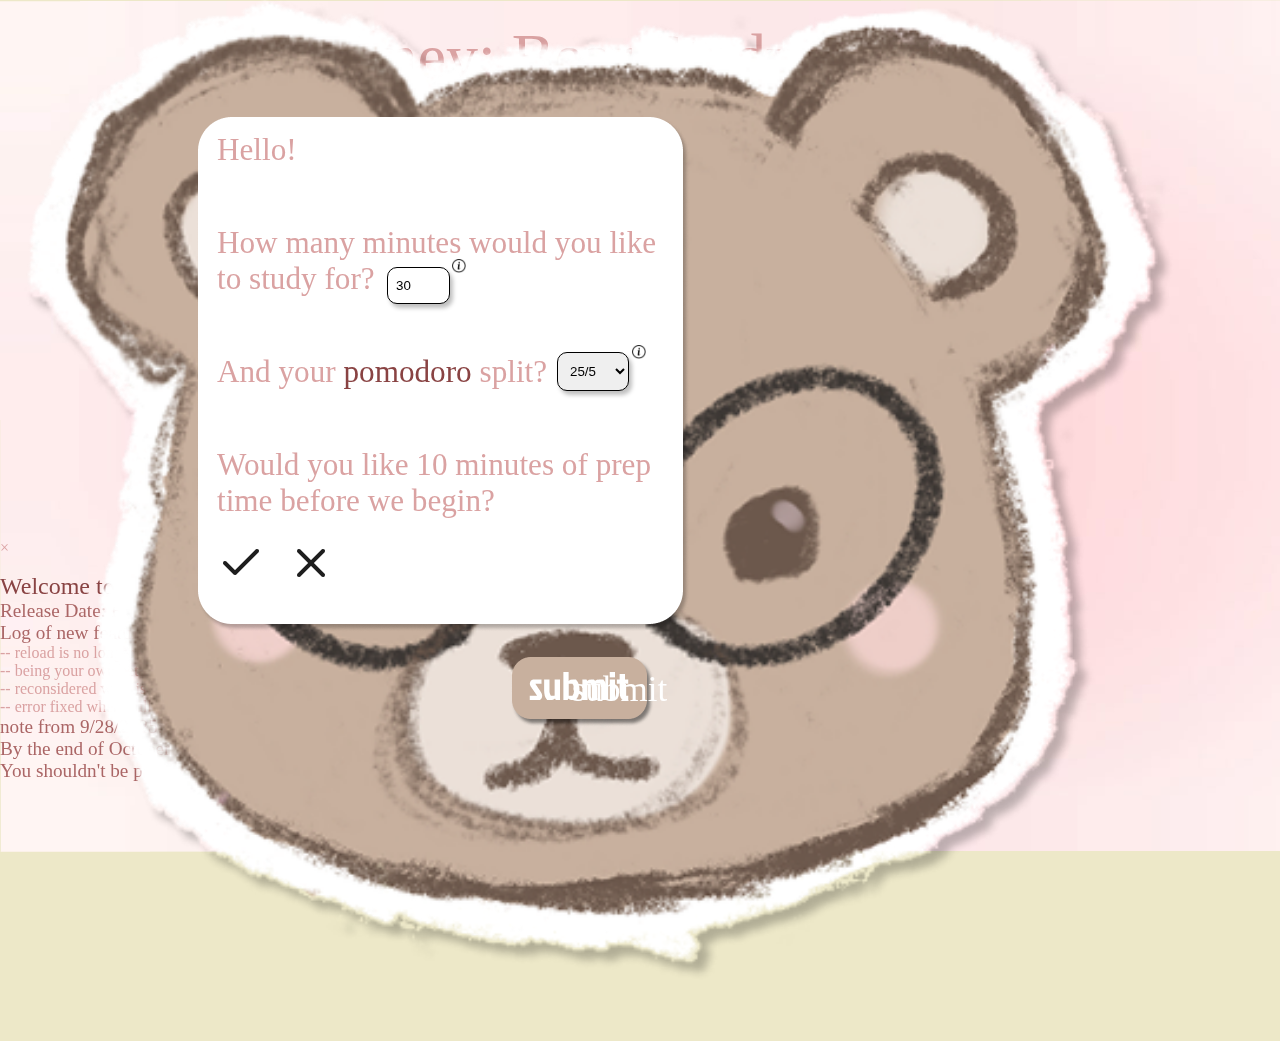
<file: index.html>
<!-- declares the document as type html -->
<!DOCTYPE html>
<html lang="en">

<!-- holds the metadata that helps the browser understand how to read the document. -->
<head>

    <!-- setting font -->
    <link href="https://fonts.googleapis.com/css?family=Jockey+One" rel="stylesheet">

    <meta charset="UTF-8">
    <meta name="viewport" content="width=device-width, initial-scale=1.0">

    <!-- (title for webpage on browser goes here) -->
    <title>Timey Bear: Study Clock</title>

    <!-- (link to wedpage's stylesheet and js) -->
    <link rel="stylesheet" href="./style.css">

</head>


<!-- contains all Website content -->
<body>

    <!-- background -->
     <div class="background-image"> <img src="images/pink_background.png" alt=""> </div>
    
    <!-- top of webpage -->
    <h1 id="main_title">Timey: Bear Study Clock</h1>

    <!-- bear -->
    <div class="bear">
        <img src="images/bear_mascot.png" alt="">
    </div>

    <!-- questions -->
     <div class="question_box">
        <img src="images/question_box.png" alt="">
        
        <p>Hello!</p>
            
        <p>How many minutes would you like <br> to study for?</p>
       
        <input type="number" id="times_total" name="times_total" min="30" step="30" style="cursor:text;" value="30">

       <div class="tooltip">
        <img src="images/info.png" alt="Info">
        <div class="tooltiptext"> including all breaks </div>
       </div>

       <p>And your <span style="color:#894343;"> pomodoro</span> split? </p>

       <div class="pomodoro">
        <div class="tooltip2"> 
            <img src="images/info.png" alt="Info">
            <div class="tooltiptext2">time spent studying per break length</div> 
        </div>
       </div>

       <select name="pomo_split" id="pomo_split" style="cursor:pointer;">
            <option value="25/5">25/5</option>
            <option value="50/10">50/10</option>
        </select>

        <p>Would you like 10 minutes of prep <br> time before we begin?</p>

        <div class="check">
            <img id="check" src="images/check.png" alt="Check" style="cursor:pointer;">
        </div>
        <div class="x">
            <img id="xmark" src="images/x.png" alt="X" style="cursor:pointer;">
        </div>
    </div>

    <div class="submit"  id="submit">
        <img src="images/submit.png" style="cursor:pointer;">
        <p> submit </p>
    </div>
     
     <!-- The Modal -->
      <div id="myModal" class="modal">
        <!-- Modal content -->
         <div class="modal-content">
            <span class="close">&times;</span>
            <p> <span style="color:#894343; font-size: 150%;">  Welcome to Beta V2.5 </span> <br>
                <span style="color:#AB6666; font-size: 120%;">  Release Date: Friday, August 15th <br>
                Log of new features: <br> </span>
                -- reload is no longer supported <br>
                -- being your own beta tester is fun! <br>
                -- reconsidered what is important to the progression of this website <br>
                -- error fixed where full timer didnt actually pause <br>

                <span style="color:#AB6666; font-size: 120%;">

                note from 9/28/2025: pause is broken so don't use, however I cannot say when when the next update will be. <br>
                By the end of October??<br>
                You shouldn't be pausing your study session anyway... lock in </span>

            </p>
        </div>

</div>

<script src="myscripts.js"></script>
</body>

<!--  <input type="number" id="totalTime" required></p> -->
</html>

<!-- add to list of integers kept in java  -->
</file>
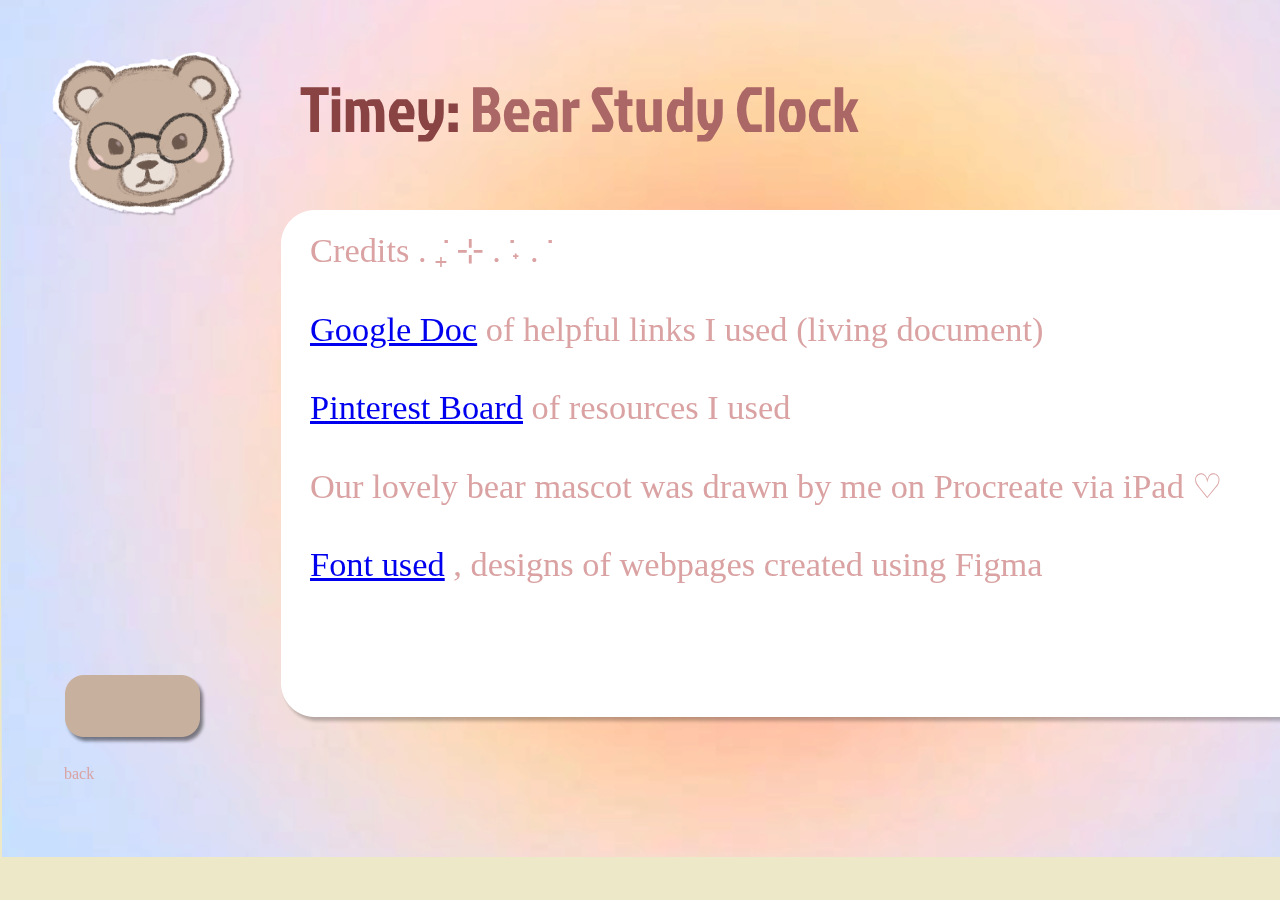
<file: credits.html>
<!DOCTYPE html>
<html lang="en">

<head>
    <!-- setting font -->
    <link href="https://fonts.googleapis.com/css?family=Jockey+One" rel="stylesheet">

    <meta charset="UTF-8">
    <meta name="viewport" content="width=device-width, initial-scale=1.0">

    <!-- (title for webpage on browser goes here) -->
    <title>Timey Bear: Study Clock: Credits</title>

    <!-- (link to wedpage's stylesheet and js) -->
    <link rel="stylesheet" href="./style.css">

</head>

<body>
    <!-- background -->
     <div class="background-image"> <img src="images/orange_background.png" alt=""> </div>
    
    <!-- top of webpage -->

    <div class="bear_tilt">
        <img src="images/bear_mascot.png" alt="">
    </div>

    <h2>Timey: <span style="color:#AB6666;"> Bear Study Clock</span></h2>

    <div class="credit_box">
        <img src="images/credit_box.png" alt="">

        <p>Credits . ݁₊ ⊹ . ݁˖ . ݁ <br> <br>
        
        <a href="https://docs.google.com/document/d/163IrjzkmObRTFfm11OyynVn316t8jDX4Dl5z8qYbPws/edit?usp=sharing" target="_blank" rel="noopener noreferrer">Google Doc</a>


        of helpful links I used (living document) <br> <br>

       
        <a href="https://pin.it/5wsdUpLWy" target="_blank" rel="noopener noreferrer">Pinterest Board</a>
 

       of resources I used <br> <br>

       Our lovely bear mascot was drawn by me on Procreate via iPad ♡ <br> <br>

       <a href="https://fonts.google.com/specimen/Jockey+One" target="_blank" rel="noopener noreferrer">Font used</a>

       , designs of webpages created using Figma

       </p> 

    </div>

    <div class="back" id="back">
        <img src="images/back_button.png" style="cursor:pointer;">
        <p> back </p>
    </div>


    


<script> 
document.addEventListener("DOMContentLoaded", () => {
    const back = document.getElementById('back');

    back.addEventListener("click", function () {
    window.location.href = "main.html";
  });

});
</script>
</body>

</html>
</file>
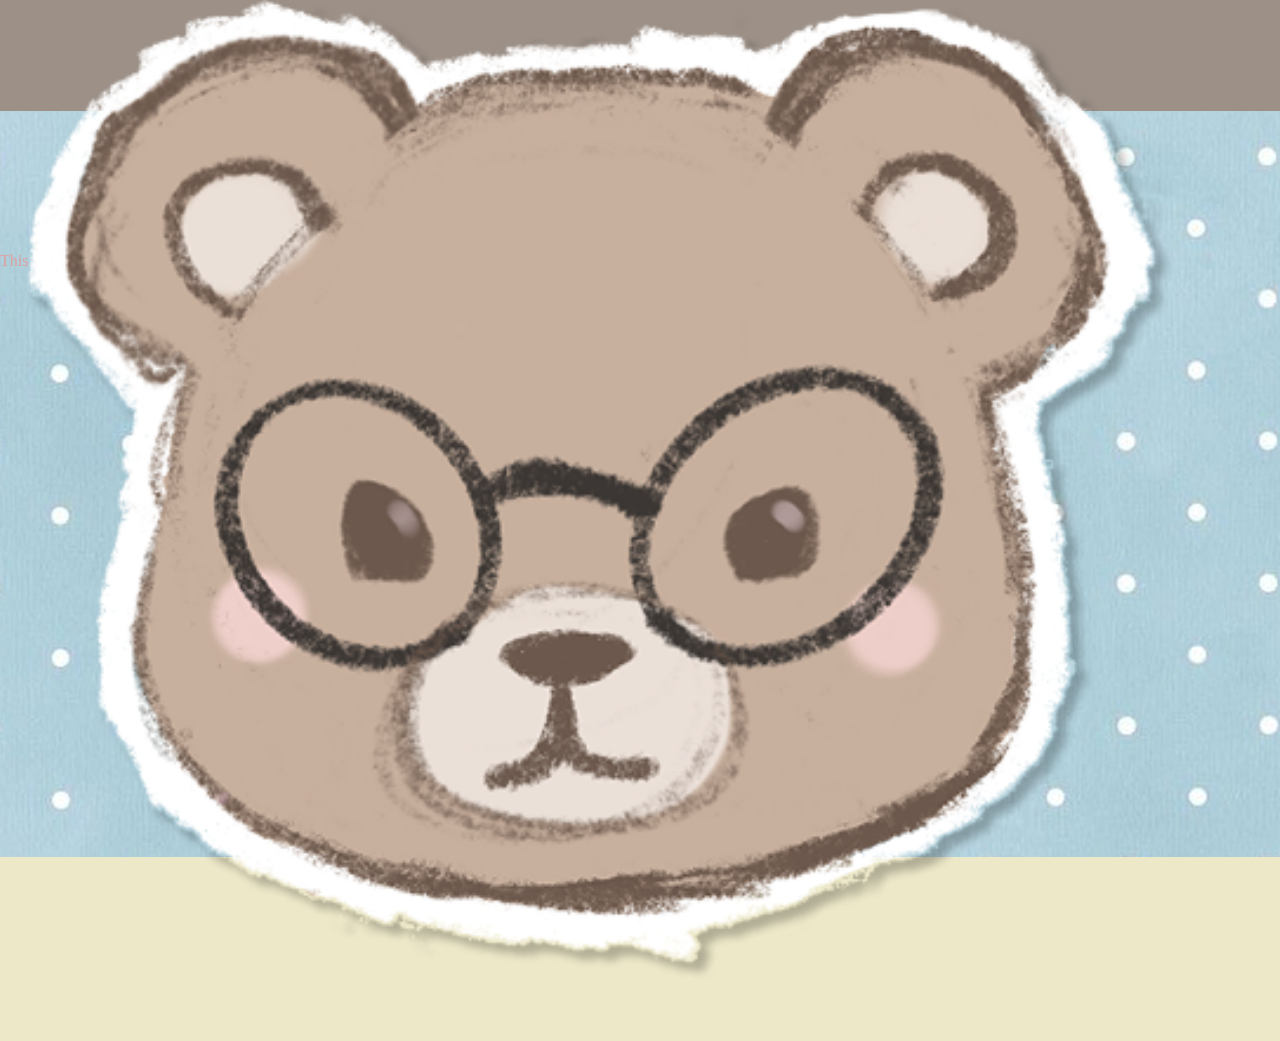
<file: main.html>
<!-- declares the document as type html -->
<!DOCTYPE html>
<html lang="en">

<!-- holds the metadata that helps the browser understand how to read the document. -->
<head>

    <!-- setting font -->
    <link href="https://fonts.googleapis.com/css?family=Jockey+One" rel="stylesheet">

    <meta charset="UTF-8">
    <meta name="viewport" content="width=device-width, initial-scale=1.0">

    <!-- (title for webpage on browser goes here) -->
    <title>Timey Bear: Study Clock</title>

    <!-- (link to wedpage's stylesheet) -->
    <link rel="stylesheet" href="style.css">

</head>


<!-- contains all Website content -->
<body>

    <!-- background -->
     <div class="background-image">
        <img src="images/background_dots.png" alt="">
    </div>

    <!-- top of webpage -->
    <header class="header">
        <!-- background -->
        <img src="images/header_color.png" class="header-background" alt="">
        
        <h1>Timey: Bear Study Clock</h1>

        <p>This is Beta V1</p>

        





    </header>

    <!-- bear -->
     <div class="bear">
        <img src="images/bear_mascot.png" alt="">
    </div>





</body>

<!-- anything within this tag is to be interpreted as html -->
</html>
</file>
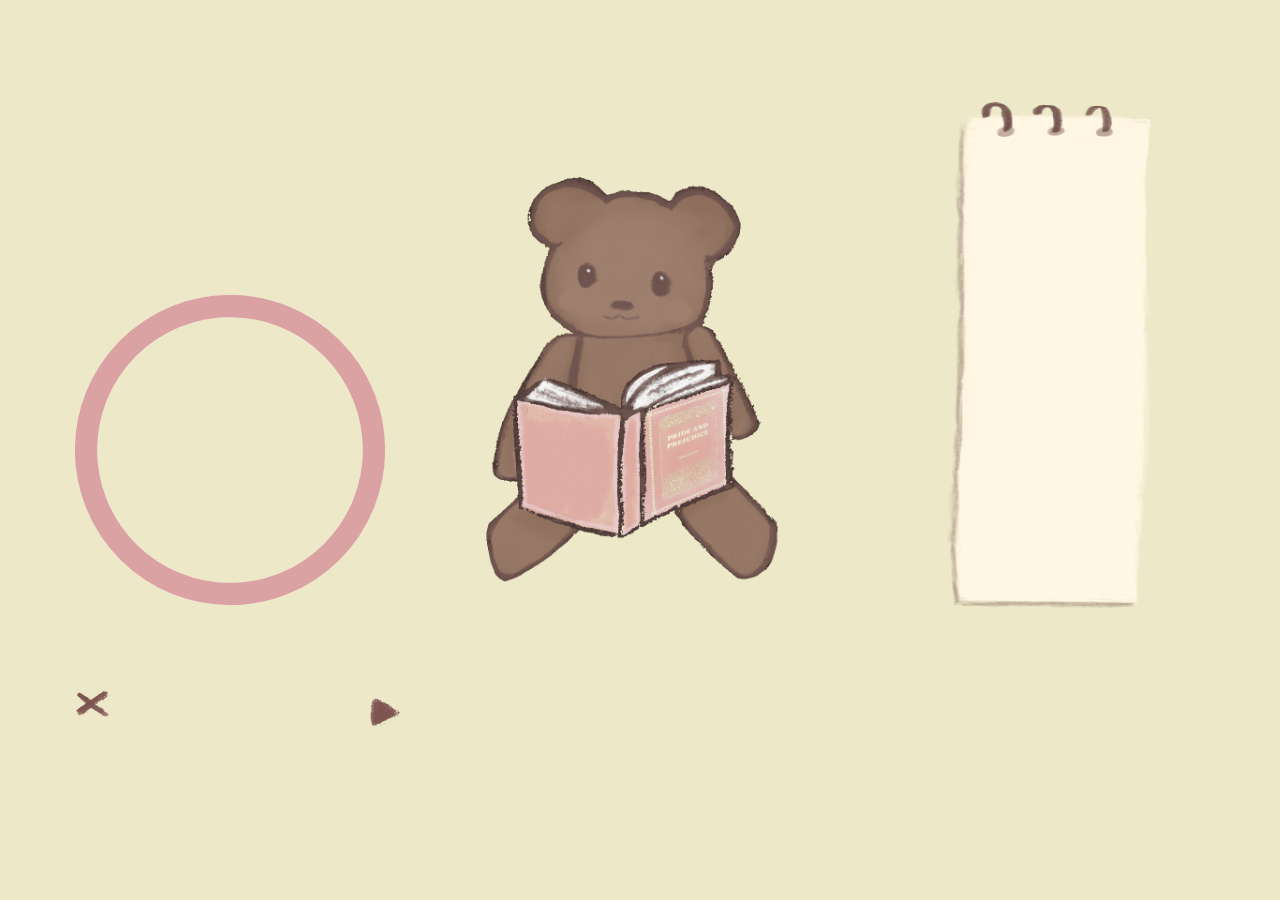
<file: timer.html>
<!DOCTYPE html>
<html lang="en">

<!-- holds the metadata that helps the browser understand how to read the document. -->
<head>

    <!-- setting font -->
    <link rel="preconnect" href="https://fonts.googleapis.com">
    <link rel="preconnect" href="https://fonts.gstatic.com" crossorigin>
    <link href="https://fonts.googleapis.com/css2?family=Esteban&family=Noto+Serif+Display:ital,wght@0,100..900;1,100..900&display=swap" rel="stylesheet">

    <meta charset="UTF-8">
    <meta name="viewport" content="width=device-width, initial-scale=1.0">

    <!-- (title for webpage on browser goes here) -->
    <title>Timey Bear: Study Clock</title>

    <!-- (link to wedpage's stylesheet and js) -->
    <link rel="stylesheet" href="./style.css">
    <script src="timer.js"></script>

</head>


<!-- contains all Website content -->
<body>

    <!-- background will be in js NEED TO DO-->

    <!-- bear and elements-->
    <div class="bear">
        <img src="images/bear_reading.gif" alt="oh no! something is broken!">
    </div>

    <div class="notepad-wrapper">
        <div class="notepad">
            <img src="images/notepad.png">
            <span id="plan" class="plan"></span>
        </div>
    </div>

    <div class="book_cover">
        <img src="images/yellow_book.png" alt="oh no! something is broken!">
    </div>

    <div class="book_gif">
        <img src="images/book_turning.gif" alt="oh no! something is broken!">
    </div>


    <!-- <span id="top_text" class="top_text"> </span> GET RID OF IN CSS-->

    <div class="back" id="back" style="cursor:pointer;"> <!-- UPDATE CSS, js --> 
        <img src="images/y_x.png" alt="oh no! something is broken!">
    </div>


    <div class="timer_box" id="timer_box">

        <div class="base-timer">

        <svg class="base-timer__svg" viewBox="0 0 100 100" xmlns="http://www.w3.org/2000/svg">
            <g class="base-timer__circle">
                <circle class="base-timer__path-elapsed" cx="50" cy="50" r="45" />
                <path
                id="base-timer-path-remaining"
                stroke-dasharray="283"
                class="base-timer__path-remaining ${remainingPathColor}"
                d="
                    M 50, 50
                    m -45, 0
                    a 45,45 0 1,0 90,0
                    a 45,45 0 1,0 -90,0
                "
                ></path>
            </g>
         </svg>
         <span id="base-timer-label" class="base-timer__label"> </span>

        </div>

        <div id="play_button" style="cursor:pointer;">
            <img src="images/y_play.png">
        </div>
        <div id="pause_button" style="cursor:pointer;">
            <img src="images/y_pause.png">
        </div>

         <div id="modalSure" class="modalSure">
         <div class="modalSure-content">
            <p> <span style="color:#894343; font-size: 150%;">  Are you sure you wish to end? All progress will be lost. </span> <br>
                press "c" to continue, "q" to quit.
            </p>
                
        </div>

        


    </div>

    <audio id="ding" src="images/sound.mp3"></audio>


</body>

<!--  <input type="number" id="totalTime" required></p> -->
</html>
</file>
<file: style.css>
body {
   font-family: 'Esteban', serif;
   color:#DAA2A2;
   margin: 0;
   padding: 0;
   background-color:#ede8c8;
}

html {
  overflow-x: hidden;
}


h1 { 
  position: relative;
  margin-top: 20px;
  font-family: 'Esteban', serif; 
  font-weight: 200;
  color:#DAA2A2;  
  text-align: center;
  font-size: 400%; 
}

.background-image {
    position: fixed;
    top: 0;
    left: 0;
    width: 100%;
    z-index: -1;
}

.question_box {
    position: relative;
    left: 197px;
    margin-top: -20px;
    z-index: 2;
}

.question_box img {
  position: absolute;
  z-index: -1;
}

.question_box p {
  font-weight: 60; 
  margin: 5px 0;
  margin-top: 27px; /* adjust as needed */
  color: #DAA2A2;
  font-size: 195%;
  padding: 15px 20px;
}


.question_box input#times_total {
  position: absolute;
  left: 190px;
  top: 150px;
  padding: 10px 8px;
  width: 45px;
  border: 1px solid #000000;
  border-radius: 10px; 
  outline: none;
  box-shadow: 3px 4px 4px rgba(0, 0, 0, .25);
}

.question_box .tooltip img{
    position: relative;
    margin-left: 20px;  
    margin-top: 10px;
    width: 14px;
}

.question_box .tooltip {
  position: absolute;
  top: 132px; 
  left: 235px;
  display: inline-block;
  z-index: 999;
}

.tooltip .tooltiptext {
    visibility: hidden;
    opacity: 0;
    width: 120px;
    background-color: #FEEEEF;
    color: #AB6666;
    text-align: center;
    padding: 5px 0;
    border-radius: 6px;
    top: -5px;
    left: 105%;
    position: absolute;
    z-index: 1;
}

.tooltip:hover .tooltiptext {
  visibility: visible;
  opacity: 1;
}

/* 2nd tip */
.pomodoro .tooltip2 {
  position: absolute;
  top: 218px; 
  left: 415px;
  display: inline-block;
  z-index: 999;
}

.tooltip2 .tooltiptext2 {
    visibility: hidden;
    opacity: 0;
    width: 120px;
    background-color: #FEEEEF;
    color: #AB6666;
    text-align: center;
    padding: 5px 15px;
    border-radius: 6px;
    top: -5px;
    left: 105%;
    position: absolute;
    z-index: 1;
}

.pomodoro .tooltip2 img{
    position: relative;
    margin-left: 20px;  
    margin-top: 10px;
    width: 14px;
}

.pomodoro:hover .tooltiptext2 {
  visibility: visible;
  opacity: 1;
}

.question_box select#pomo_split {
  position: absolute;
  left: 360px;
  top: 235px;
  padding: 10px 8px;
  border: 1px solid #000000;
  border-radius: 10px; 
  outline: none;
  box-shadow: 3px 4px 4px rgba(0, 0, 0, .25);
}

.check {
    position: relative;
    left: 20px;
}

.x {
    position: relative;
    left: 90px;
}

.outlined {
  outline: 3px solid #DAA2A2; 
  outline-offset: 4px;
}

h2 {
  font-family: 'Jockey One', sans-serif; 
  font-weight: 200;
  color:#894343;  
  font-size: 400%; 
  position: absolute;
  left: 300px;
}

.credit_box {
  position: relative;
  top: 200px;
  left: 280px; 
  max-width: 90vw; 
  overflow-wrap: break-word; 
}

.bear_tilt {
    transform: rotate(-4.96deg);
    position: absolute;
    top: 40px;
    left: 40px;
}

.bear_tilt img{
    width: 213.36px;
}

.credit_box p {
  z-index: 999;
  font-weight: 70; 
  margin: 10px 10px;
  color: #DAA2A2;
  font-size: 215%;
  padding: 20px 20px;
  position: relative;
}


.credit_box img{
    z-index: 1;
    position: absolute;
}

.submit {
    position: absolute;
    left: 572px;
    top: 680px;
    z-index: 900;
    display: flex;             
    align-items: center;
    justify-content: center;
}

.submit img{
    position: absolute;
}

.submit p{
    cursor: pointer;
    position: relative;
    color: white;
    z-index: 1;  
    margin: 0;
    font-size: 35px;
    margin-top: -10px;
}

.submit p:hover{
    color: #894343;
}

.back_timer {
    position: absolute;
    left: 1350px;
    top: 700px;
    z-index: 900;
    display: flex;             
    align-items: center;
    justify-content: center;
    width: 100px;
    height: 50px;  
}

.back_timer img{
    position: absolute;
    width: 135px;
}

.back_timer p{
    cursor: pointer;
    position: relative;
    color: white;
    z-index: 1;  
    margin: 0;
    font-size: 35px;
    margin-top: -7px;
}

.back_timer p:hover{
    color: #894343;
}

.time_box{
  position: absolute;
  left: 0px;
  top: 450px;
}

.time_box p{
  color: #894343;
  position: relative;
  margin-top: -5px;
  margin-left: 11px;
  font-size: 110%;
}

.switch {
  position: relative;
  display: inline-block;
  width: 60px;
  height: 34px;
  top: -335px;
  left: -75px;
}

.switch input {
  opacity: 0;
  width: 0;
  height: 0;
}

.slider {
  position: absolute;
  cursor: pointer;
  top: 0;
  left: 0;
  right: 0;
  bottom: 0;
  background-color: #ccc;
  -webkit-transition: .4s;
  transition: .4s;
}

.slider:before {
  position: absolute;
  content: "";
  height: 26px;
  width: 26px;
  left: 4px;
  bottom: 4px;
  background-color: white;
  -webkit-transition: .4s;
  transition: .4s;
}

input:checked + .slider {
  background-color: #9EAED7;
}

input:focus + .slider {
  box-shadow: 0 0 1px #9EAED7;
}

input:checked + .slider:before {
  -webkit-transform: translateX(26px);
  -ms-transform: translateX(26px);
  transform: translateX(26px);
}

.slider.round {
  border-radius: 34px;
}

.slider.round:before {
  border-radius: 50%;
}

.top_text {
  font-weight: 200;
  font-size: 200%; 
  position: absolute;
  top: 93px;
  left: 860px;
  color: #AB6666;
}

.button {
  cursor: pointer;
  position: relative;
  width: 50px;   
  height: 50px;
  left: 405px;
  top: -90px;   
}

.button_background {
  position: absolute; 
  top: 0;
  left: 0;
  width: 100%;
  height: 100%;
}

/* The Modal (background) */
.modalSure {
  display: none; /* Hidden by default */
  position: fixed; /* Stay in place */
  z-index: 999; /* Sit on top */
  left: 0;
  top: 0;
  width: 100%; /* Full width */
  height: 100%; /* Full height */
  overflow: auto; /* Enable scroll if needed */
  background-color: rgb(0,0,0); /* Fallback color */
  background-color: rgba(0,0,0,0.4); /* Black w/ opacity */
}

/* Modal Content/Box */
.modalSure-content {
  justify-content: center;
  border-radius: 15px; 
  background-color: #fefefe;
  margin: 15% auto; /* 15% from the top and centered */
  padding: 20px;
  border: 1px solid #888;
  width: 80%; /* Could be more or less, depending on screen size */
}

/* NEWWWW */
.update {
  position: relative;
  z-index: 999;
}

.update p {
  position: absolute;
  top: 50%;
  left: 46%;
  z-index: 999;
  color: black;
}
.back {
    position: absolute;
    top: 75vh;
    left: 5vw;
}

#play_button, #pause_button {
  position: absolute;
  top: 75vh;
  left: 27vw;
}

#pause_button {
  display: none;
}

#play_button {
  display: block;
}

.bear {
  position: absolute;
  left: -5vw;
  top: -10vh;
}

.bear img {
  width: 100vw;
}

.notepad {
  position: absolute;
  left: -5vw;
  top: -15vh;
}

.notepad img {
  width: 100vw;
}

.plan {
  font-family: 'Esteban', serif;
  position: absolute;
  left: 81vw;
  top: 41vh;
  font-size: 1vw;
  color: #7c5350;
}

.book_cover {
  position: absolute;
  left: -5vw;
  top: -10vh;
}

.book_cover img {
  width: 100vw;
}

.book_gif {
  position: absolute;
  left: -5vw;
  top: -10vh;
}

.book_gif img {
  width: 100vw;
}

.base-timer {
  z-index: 10;
  position: absolute;
  left: 18vw;
  top: 50%;
  transform: translate(-50%, -50%); /* perfect centering */
  height: 25vw;
  width: 25vw;
}

.base-timer__label{
  font-family: 'Esteban', serif;
  position: absolute;
  width: 300px;
  color: #7c5350;
  height: 300px;
  top: 5vh;
  left: 8vw;
  display: flex;
  align-items: center;
  font-size: 60px;
  z-index: 10;
}

/* Removes SVG styling that would hide the time label */
.base-timer__circle {
  fill: none;
  stroke: none;
}

/* The SVG path that displays the timer's progress */
.base-timer__path-elapsed {
  stroke-width: 7px;
  stroke: white;
}

.base-timer__path-remaining {
  stroke-width: 7px;
  stroke-linecap: round;
  transform: rotate(90deg);
  transform-origin: center;
  transition: 1s linear all;
  stroke: currentColor;
}

.base-timer__svg {
  transform: scaleX(-1);
}
</file>
